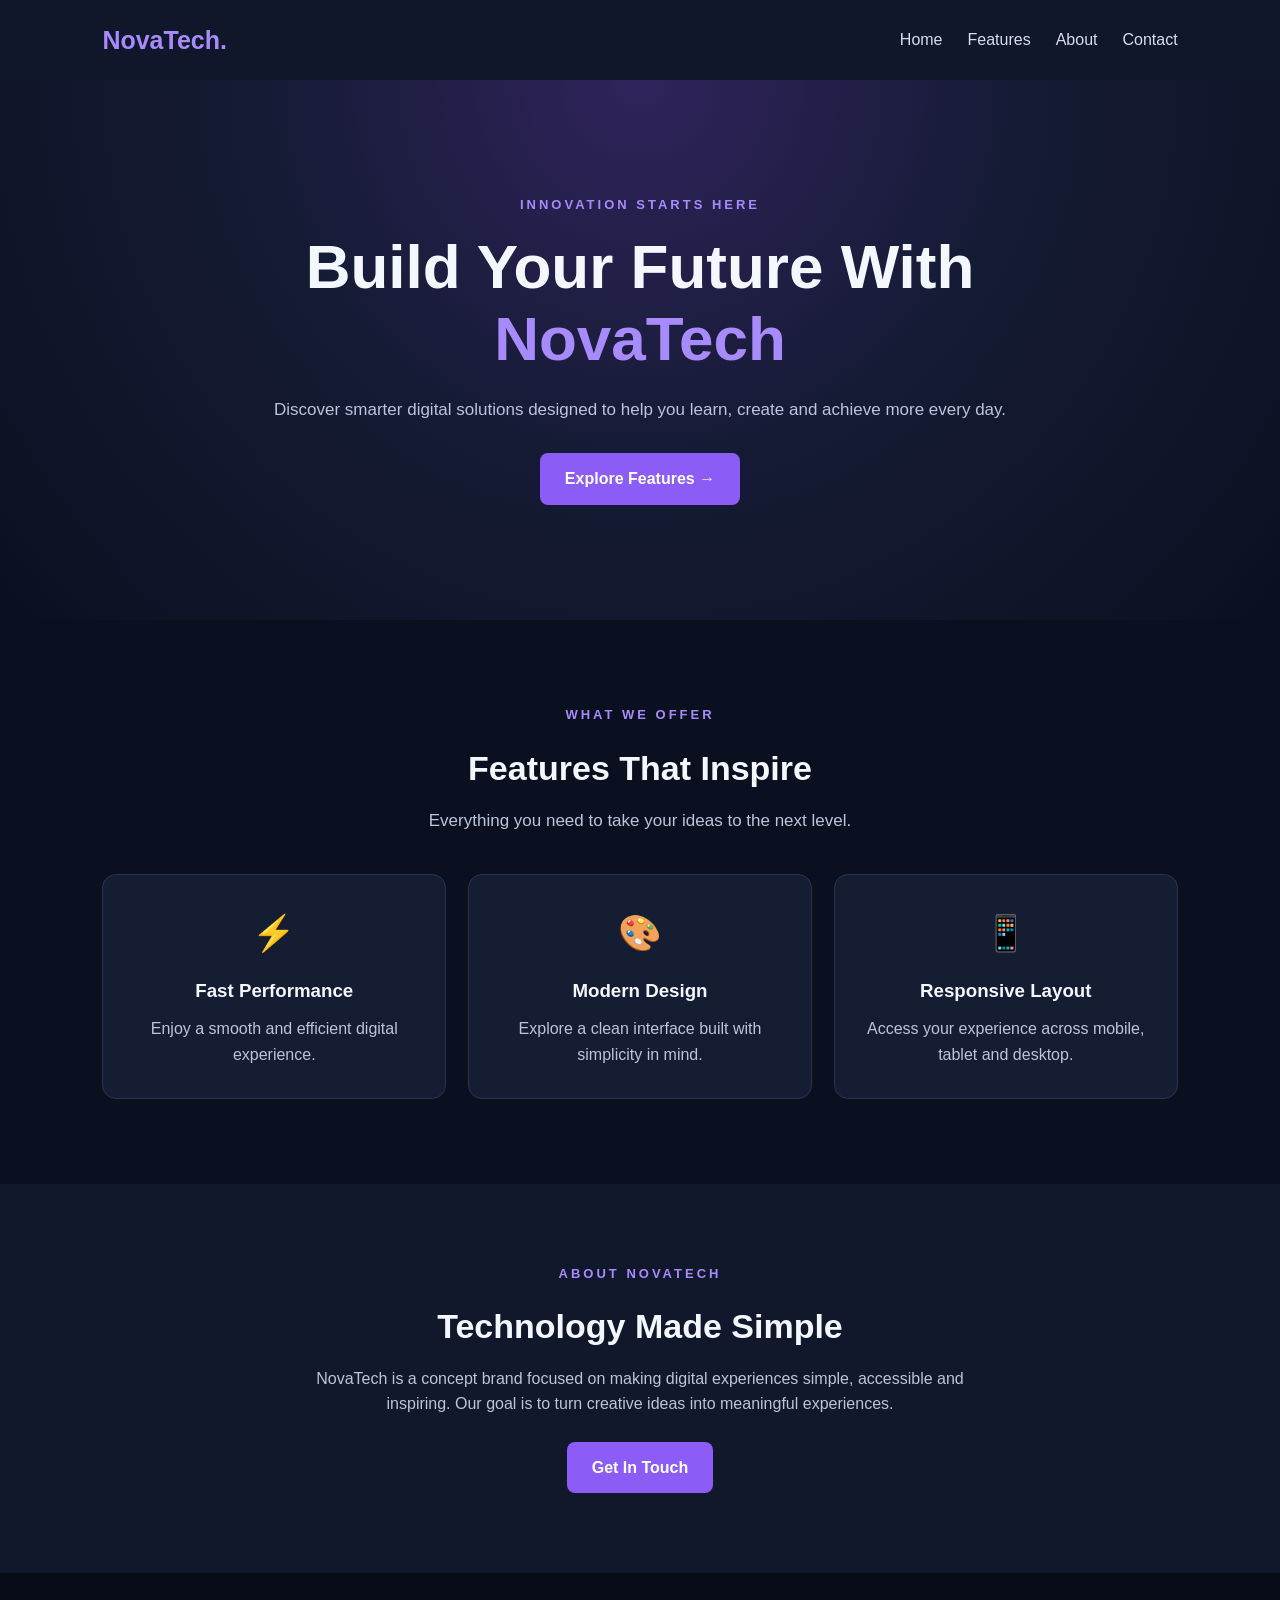
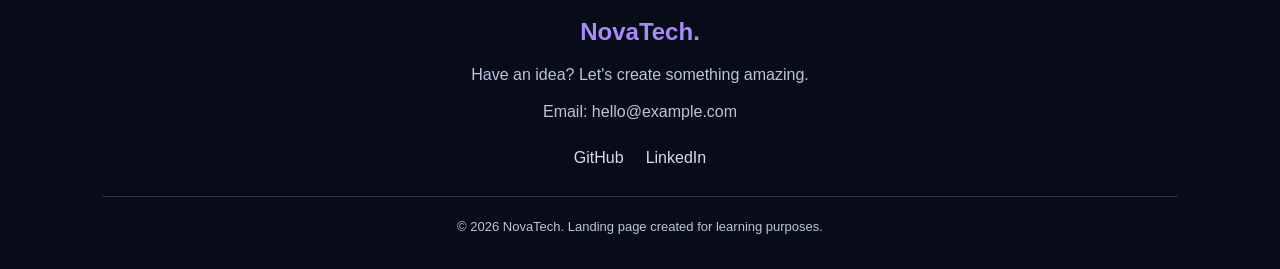
<file: WebDev-L1-LandingPage/index.html>
<!doctype html>
<html lang="en">
  <head>
    <meta charset="UTF-8" />
    <meta name="viewport" content="width=device-width, initial-scale=1.0" />
    <title>NovaTech | Build Your Future</title>
    <link rel="stylesheet" href="style.css" />
  </head>
  <body>
    <header>
      <nav class="navbar">
        <a href="#home" class="logo">NovaTech.</a>

        <div class="nav-links">
          <a href="#home">Home</a>
          <a href="#features">Features</a>
          <a href="#about">About</a>
          <a href="#contact">Contact</a>
        </div>
      </nav>
    </header>

    <main>
      <section class="hero" id="home">
        <div class="hero-content">
          <p class="tagline">INNOVATION STARTS HERE</p>
          <h1>Build Your Future With <span>NovaTech</span></h1>
          <p class="description">
            Discover smarter digital solutions designed to help you learn,
            create and achieve more every day.
          </p>
          <a href="#features" class="cta-button">Explore Features →</a>
        </div>
      </section>

      <section class="features" id="features">
        <p class="tagline">WHAT WE OFFER</p>
        <h2>Features That Inspire</h2>
        <p class="section-text">
          Everything you need to take your ideas to the next level.
        </p>

        <div class="feature-grid">
          <article class="feature-card">
            <div class="feature-icon">⚡</div>
            <h3>Fast Performance</h3>
            <p>Enjoy a smooth and efficient digital experience.</p>
          </article>

          <article class="feature-card">
            <div class="feature-icon">🎨</div>
            <h3>Modern Design</h3>
            <p>Explore a clean interface built with simplicity in mind.</p>
          </article>

          <article class="feature-card">
            <div class="feature-icon">📱</div>
            <h3>Responsive Layout</h3>
            <p>Access your experience across mobile, tablet and desktop.</p>
          </article>
        </div>
      </section>

      <section class="about" id="about">
        <div class="about-content">
          <p class="tagline">ABOUT NOVATECH</p>
          <h2>Technology Made Simple</h2>
          <p>
            NovaTech is a concept brand focused on making digital experiences
            simple, accessible and inspiring. Our goal is to turn creative ideas
            into meaningful experiences.
          </p>
          <a href="#contact" class="cta-button">Get In Touch</a>
        </div>
      </section>
    </main>

    <footer id="contact">
      <h2>NovaTech.</h2>
      <p>Have an idea? Let's create something amazing.</p>
      <p>Email: hello@example.com</p>
      <div class="footer-links">
        <a href="https://github.com/">GitHub</a>
        <a href="https://www.linkedin.com/">LinkedIn</a>
      </div>
      <p class="copyright">
        © 2026 NovaTech. Landing page created for learning purposes.
      </p>
    </footer>
  </body>
</html>
</file>
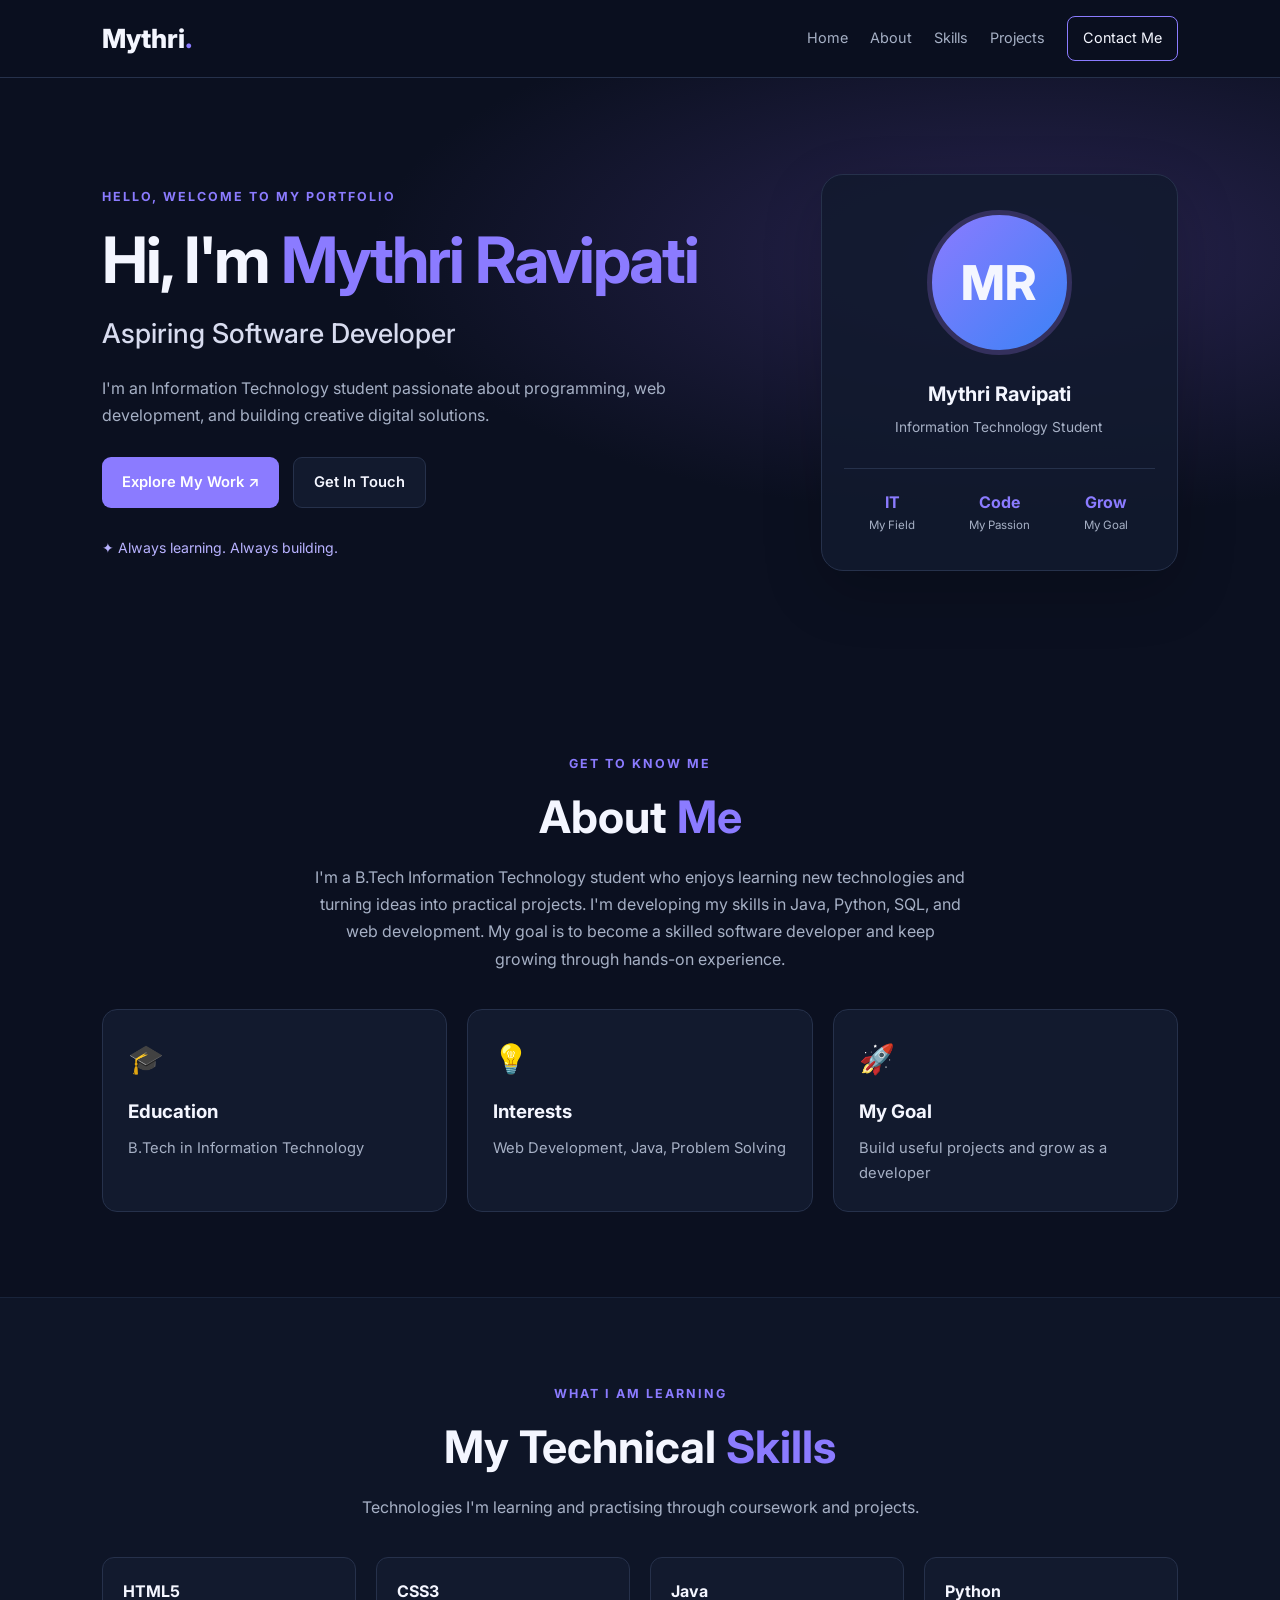
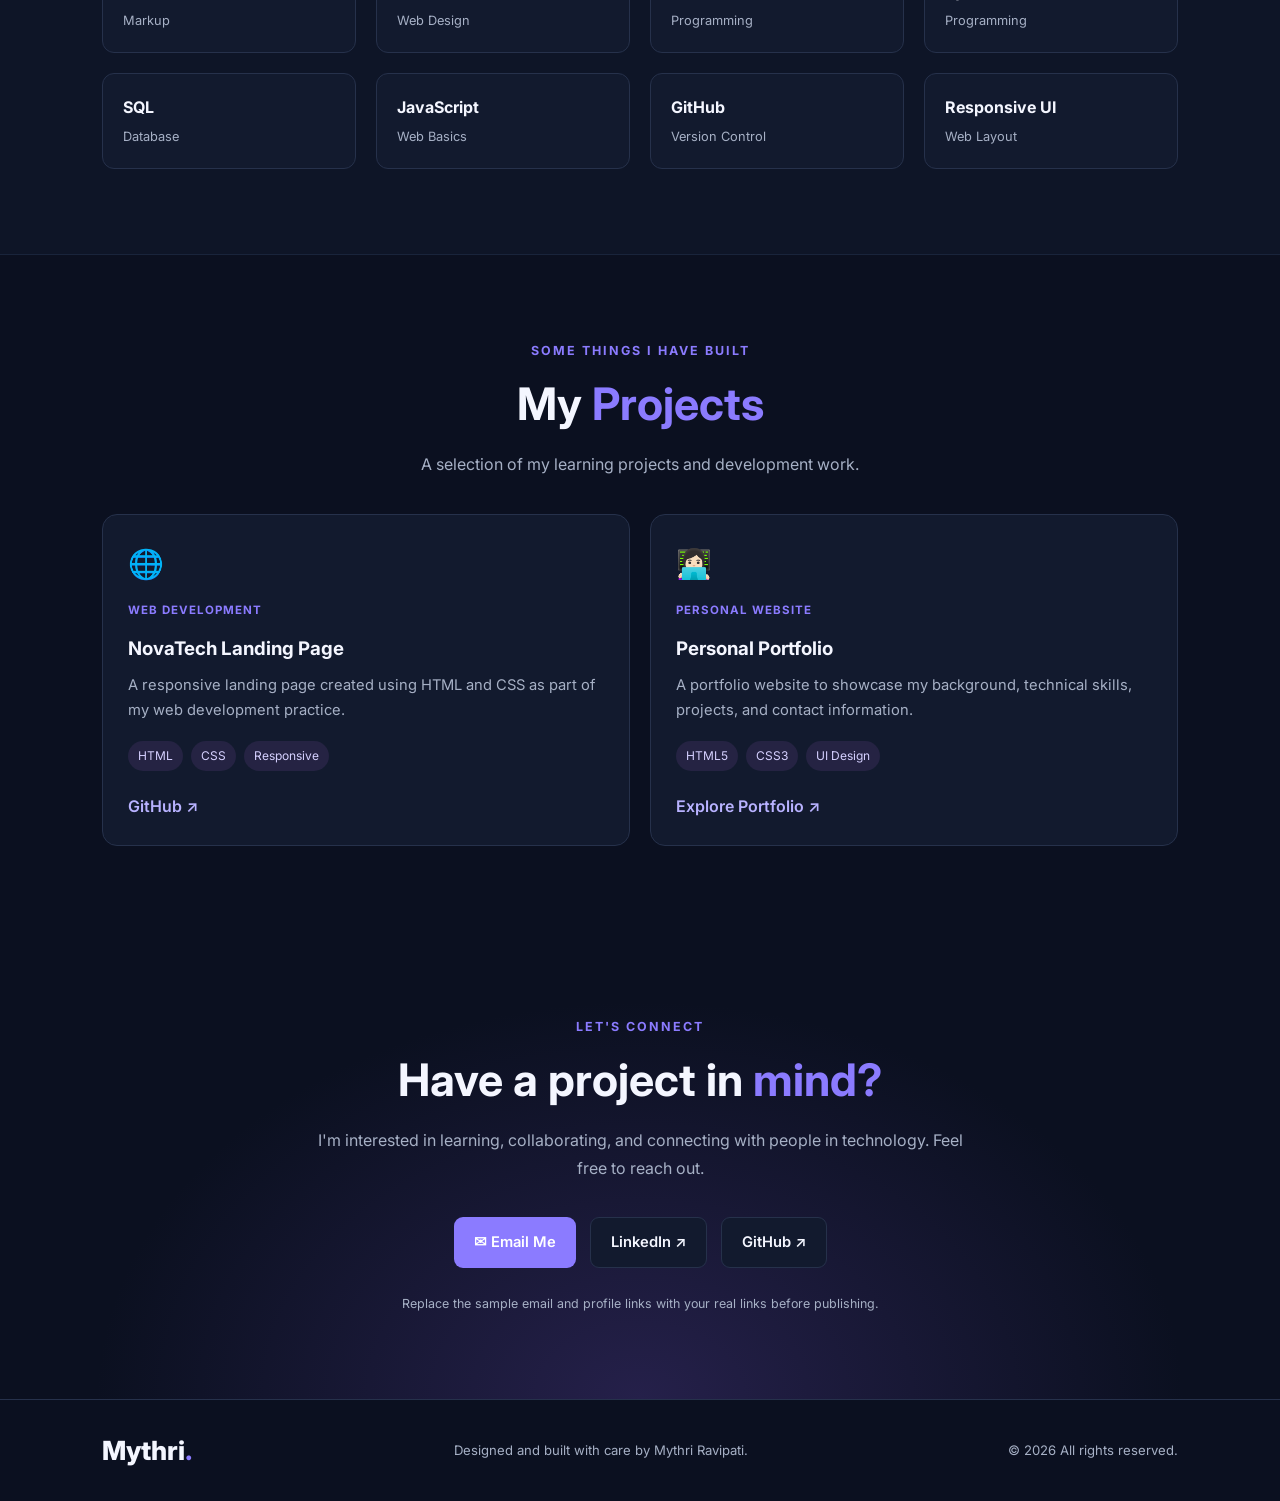
<file: WebDev-L1-PersonalPortfolio/index.html>
<!doctype html>
<html lang="en">
  <head>
    <meta charset="UTF-8" />
    <meta name="viewport" content="width=device-width, initial-scale=1.0" />
    <meta
      name="description"
      content="My personal portfolio showcasing my skills, projects and contact information."
    />
    <title>Mythri Ravipati | Developer Portfolio</title>
    <link rel="preconnect" href="https://fonts.googleapis.com" />
    <link
      href="https://fonts.googleapis.com/css2?family=Inter:wght@400;500;600;700;800&display=swap"
      rel="stylesheet"
    />
    <link rel="stylesheet" href="style.css" />
  </head>
  <body>
    <header class="navbar">
      <a href="#home" class="logo">Mythri<span>.</span></a>
      <nav aria-label="Main navigation">
        <a href="#home">Home</a>
        <a href="#about">About</a>
        <a href="#skills">Skills</a>
        <a href="#projects">Projects</a>
        <a href="#contact" class="nav-button">Contact Me</a>
      </nav>
    </header>

    <main>
      <section id="home" class="hero">
        <div class="hero-content">
          <p class="eyebrow">HELLO, WELCOME TO MY PORTFOLIO</p>
          <h1>Hi, I'm <span>Mythri Ravipati</span></h1>
          <h2>Aspiring Software Developer</h2>
          <p class="intro">
            I'm an Information Technology student passionate about programming,
            web development, and building creative digital solutions.
          </p>
          <div class="hero-actions">
            <a href="#projects" class="button primary">Explore My Work ↗</a>
            <a href="#contact" class="button secondary">Get In Touch</a>
          </div>
          <p class="availability">✦ Always learning. Always building.</p>
        </div>

        <div class="profile-card">
          <div class="avatar">MR</div>
          <p class="profile-name">Mythri Ravipati</p>
          <p class="profile-role">Information Technology Student</p>
          <div class="mini-stats">
            <div><strong>IT</strong><span>My Field</span></div>
            <div><strong>Code</strong><span>My Passion</span></div>
            <div><strong>Grow</strong><span>My Goal</span></div>
          </div>
        </div>
      </section>

      <section id="about" class="section">
        <p class="eyebrow">GET TO KNOW ME</p>
        <h2 class="section-title">About <span>Me</span></h2>
        <p class="section-description">
          I'm a B.Tech Information Technology student who enjoys learning new
          technologies and turning ideas into practical projects. I'm developing
          my skills in Java, Python, SQL, and web development. My goal is to
          become a skilled software developer and keep growing through hands-on
          experience.
        </p>
        <div class="info-grid">
          <article class="info-card">
            <span class="card-icon">🎓</span>
            <h3>Education</h3>
            <p>B.Tech in Information Technology</p>
          </article>
          <article class="info-card">
            <span class="card-icon">💡</span>
            <h3>Interests</h3>
            <p>Web Development, Java, Problem Solving</p>
          </article>
          <article class="info-card">
            <span class="card-icon">🚀</span>
            <h3>My Goal</h3>
            <p>Build useful projects and grow as a developer</p>
          </article>
        </div>
      </section>

      <section id="skills" class="section alternate">
        <p class="eyebrow">WHAT I AM LEARNING</p>
        <h2 class="section-title">My Technical <span>Skills</span></h2>
        <p class="section-description">
          Technologies I'm learning and practising through coursework and
          projects.
        </p>
        <div class="skills-grid">
          <div class="skill">HTML5 <span>Markup</span></div>
          <div class="skill">CSS3 <span>Web Design</span></div>
          <div class="skill">Java <span>Programming</span></div>
          <div class="skill">Python <span>Programming</span></div>
          <div class="skill">SQL <span>Database</span></div>
          <div class="skill">JavaScript <span>Web Basics</span></div>
          <div class="skill">GitHub <span>Version Control</span></div>
          <div class="skill">Responsive UI <span>Web Layout</span></div>
        </div>
      </section>

      <section id="projects" class="section">
        <p class="eyebrow">SOME THINGS I HAVE BUILT</p>
        <h2 class="section-title">My <span>Projects</span></h2>
        <p class="section-description">
          A selection of my learning projects and development work.
        </p>
        <div class="projects-grid">
          <article class="project-card">
            <div class="project-icon">🌐</div>
            <p class="project-label">WEB DEVELOPMENT</p>
            <h3>NovaTech Landing Page</h3>
            <p>
              A responsive landing page created using HTML and CSS as part of my
              web development practice.
            </p>
            <div class="tags">
              <span>HTML</span><span>CSS</span><span>Responsive</span>
            </div>
            <a
              href="https://github.com/"
              target="_blank"
              rel="noopener noreferrer"
              >GitHub ↗</a
            >
          </article>

          <article class="project-card">
            <div class="project-icon">👩🏻‍💻</div>
            <p class="project-label">PERSONAL WEBSITE</p>
            <h3>Personal Portfolio</h3>
            <p>
              A portfolio website to showcase my background, technical skills,
              projects, and contact information.
            </p>
            <div class="tags">
              <span>HTML5</span><span>CSS3</span><span>UI Design</span>
            </div>
            <a href="#home">Explore Portfolio ↗</a>
          </article>
        </div>
      </section>

      <section id="contact" class="section contact-section">
        <p class="eyebrow">LET'S CONNECT</p>
        <h2 class="section-title">Have a project in <span>mind?</span></h2>
        <p class="section-description">
          I'm interested in learning, collaborating, and connecting with people
          in technology. Feel free to reach out.
        </p>
        <div class="contact-links">
          <a class="button primary" href="mythriravipati87@gmail.com"
            >✉ Email Me</a
          >
          <a
            class="button secondary"
            href="https://www.linkedin.com/in/mythri-ravipati-984a1a38a"
            target="_blank"
            rel="noopener noreferrer"
            >LinkedIn ↗</a
          >
          <a
            class="button secondary"
            href="https://github.com/mythriravipati87-hub"
            target="_blank"
            rel="noopener noreferrer"
            >GitHub ↗</a
          >
        </div>
        <p class="contact-note">
          Replace the sample email and profile links with your real links before
          publishing.
        </p>
      </section>
    </main>

    <footer>
      <a href="#home" class="logo">Mythri<span>.</span></a>
      <p>Designed and built with care by Mythri Ravipati.</p>
      <p>© 2026 All rights reserved.</p>
    </footer>
  </body>
</html>
</file>
<file: WebDev-L1-LandingPage/style.css>
* {
  margin: 0;
  padding: 0;
  box-sizing: border-box;
}

html {
  scroll-behavior: smooth;
  scroll-padding-top: 80px;
}

body {
  font-family: Arial, Helvetica, sans-serif;
  background: #0b1020;
  color: #f5f7ff;
  line-height: 1.6;
}

.navbar {
  position: sticky;
  top: 0;
  z-index: 10;
  display: flex;
  justify-content: space-between;
  align-items: center;
  padding: 20px 8%;
  background: #10172b;
}

.logo {
  color: #a78bfa;
  font-size: 25px;
  font-weight: bold;
  text-decoration: none;
}

.nav-links {
  display: flex;
  gap: 25px;
}

.nav-links a,
.footer-links a {
  color: #d7dcef;
  text-decoration: none;
}

.nav-links a:hover,
.footer-links a:hover {
  color: #a78bfa;
}

.hero {
  min-height: 540px;
  display: flex;
  align-items: center;
  justify-content: center;
  text-align: center;
  padding: 90px 8%;
  background: radial-gradient(
    circle at top,
    #30235c 0%,
    #151b35 45%,
    #0b1020 100%
  );
}

.hero-content {
  max-width: 760px;
}

.tagline {
  color: #a78bfa;
  font-size: 13px;
  font-weight: bold;
  letter-spacing: 3px;
  margin-bottom: 15px;
}

.hero h1 {
  font-size: clamp(36px, 6vw, 62px);
  line-height: 1.15;
  margin-bottom: 22px;
}

.hero h1 span {
  color: #a78bfa;
}

.description,
.section-text {
  color: #bac4dc;
  font-size: 17px;
  margin-bottom: 30px;
}

.cta-button {
  display: inline-block;
  background: #8b5cf6;
  color: white;
  padding: 13px 25px;
  border-radius: 8px;
  text-decoration: none;
  font-weight: bold;
  transition: background 0.2s ease;
}

.cta-button:hover {
  background: #7042df;
}

.features {
  text-align: center;
  padding: 85px 8%;
}

.features h2,
.about h2 {
  font-size: 34px;
  margin-bottom: 12px;
}

.feature-grid {
  display: grid;
  grid-template-columns: repeat(3, minmax(0, 1fr));
  gap: 22px;
  margin-top: 40px;
}

.feature-card {
  background: #151d33;
  border: 1px solid #2a3452;
  padding: 30px 22px;
  border-radius: 14px;
  transition: transform 0.2s ease;
}

.feature-card:hover {
  transform: translateY(-6px);
}

.feature-icon {
  font-size: 35px;
  margin-bottom: 15px;
}

.feature-card h3 {
  margin-bottom: 10px;
}

.feature-card p,
.about-content > p:not(.tagline) {
  color: #bac4dc;
}

.about {
  padding: 80px 8%;
  background: #11182b;
}

.about-content {
  max-width: 700px;
  margin: auto;
  text-align: center;
}

.about-content .cta-button {
  margin-top: 25px;
}

footer {
  text-align: center;
  padding: 40px 8% 20px;
  background: #080c18;
}

footer h2 {
  color: #a78bfa;
  margin-bottom: 10px;
}

footer p {
  color: #bac4dc;
  margin-bottom: 12px;
}

.footer-links {
  display: flex;
  justify-content: center;
  gap: 22px;
  margin: 20px 0;
}

.copyright {
  border-top: 1px solid #273047;
  padding-top: 20px;
  margin-top: 25px;
  font-size: 13px;
}

@media (max-width: 650px) {
  .navbar {
    flex-direction: column;
    gap: 15px;
    padding: 18px 5%;
  }

  .nav-links {
    justify-content: center;
    flex-wrap: wrap;
    gap: 12px 18px;
  }

  .hero {
    min-height: 460px;
    padding: 70px 6%;
  }

  .feature-grid {
    grid-template-columns: 1fr;
  }

  .features,
  .about {
    padding: 60px 6%;
  }

  .features h2,
  .about h2 {
    font-size: 28px;
  }
}
</file>
<file: WebDev-L1-PersonalPortfolio/style.css>
:root {
  --bg: #0b1020;
  --surface: #121a2e;
  --text: #f4f6ff;
  --muted: #a6b0c5;
  --accent: #8b7bff;
  --border: #26314b;
}

* {
  margin: 0;
  padding: 0;
  box-sizing: border-box;
}

html {
  scroll-behavior: smooth;
  scroll-padding-top: 90px;
}

body {
  font-family: "Inter", Arial, sans-serif;
  background: var(--bg);
  color: var(--text);
  line-height: 1.7;
}

a {
  color: inherit;
  text-decoration: none;
}

.navbar {
  min-height: 76px;
  padding: 16px 8%;
  display: flex;
  align-items: center;
  justify-content: space-between;
  gap: 20px;
  background: rgba(11, 16, 32, 0.96);
  border-bottom: 1px solid var(--border);
  position: sticky;
  top: 0;
  z-index: 10;
}

.logo {
  font-size: 1.65rem;
  font-weight: 800;
}

.logo span,
.hero h1 span,
.section-title span {
  color: var(--accent);
}

.navbar nav {
  display: flex;
  align-items: center;
  justify-content: flex-end;
  flex-wrap: wrap;
  gap: 22px;
}

.navbar nav a {
  color: var(--muted);
  font-size: 0.9rem;
  transition: color 0.2s;
}

.navbar nav a:hover {
  color: var(--accent);
}

.navbar nav .nav-button {
  padding: 9px 15px;
  border: 1px solid var(--accent);
  border-radius: 8px;
  color: var(--text);
}

.hero {
  min-height: 590px;
  padding: 90px 8%;
  display: grid;
  grid-template-columns: 1.3fr 0.7fr;
  align-items: center;
  gap: 55px;
  background:
    radial-gradient(ellipse at 80% 30%, #28234f 0%, transparent 45%), var(--bg);
}

.eyebrow {
  color: var(--accent);
  font-size: 0.78rem;
  font-weight: 700;
  letter-spacing: 2px;
  margin-bottom: 16px;
}

.hero h1 {
  font-size: clamp(2.4rem, 5vw, 4.3rem);
  line-height: 1.15;
  margin-bottom: 14px;
  letter-spacing: -2px;
}

.hero h2 {
  color: #d8dcef;
  font-size: clamp(1.2rem, 2.5vw, 1.7rem);
  font-weight: 500;
  margin-bottom: 18px;
}

.intro,
.section-description {
  max-width: 650px;
  color: var(--muted);
  font-size: 1rem;
}

.hero-actions,
.contact-links {
  display: flex;
  flex-wrap: wrap;
  gap: 14px;
  margin-top: 28px;
}

.button {
  display: inline-flex;
  justify-content: center;
  align-items: center;
  padding: 12px 20px;
  border-radius: 9px;
  font-size: 0.92rem;
  font-weight: 600;
  transition:
    transform 0.2s,
    background 0.2s;
}

.button:hover {
  transform: translateY(-3px);
}

.primary {
  background: var(--accent);
  color: #fff;
}

.primary:hover {
  background: #7664f4;
}

.secondary {
  border: 1px solid var(--border);
  background: var(--surface);
}

.availability {
  margin-top: 28px;
  color: #b8b2ff;
  font-size: 0.88rem;
}

.profile-card {
  text-align: center;
  background: rgba(18, 26, 46, 0.88);
  border: 1px solid var(--border);
  border-radius: 22px;
  padding: 35px 22px;
  box-shadow: 0 20px 60px rgba(0, 0, 0, 0.2);
}

.avatar {
  width: 145px;
  height: 145px;
  display: grid;
  place-items: center;
  margin: 0 auto 22px;
  border-radius: 50%;
  background: linear-gradient(135deg, #8b7bff, #3b82f6);
  border: 5px solid #34305d;
  font-size: 3rem;
  font-weight: 800;
}

.profile-name {
  font-size: 1.25rem;
  font-weight: 700;
}

.profile-role {
  color: var(--muted);
  font-size: 0.86rem;
  margin-top: 5px;
}

.mini-stats {
  display: grid;
  grid-template-columns: repeat(3, 1fr);
  gap: 10px;
  margin-top: 28px;
  padding-top: 20px;
  border-top: 1px solid var(--border);
}

.mini-stats div {
  display: flex;
  flex-direction: column;
}

.mini-stats strong {
  color: var(--accent);
}

.mini-stats span {
  color: var(--muted);
  font-size: 0.72rem;
}

.section {
  padding: 85px 8%;
  text-align: center;
}

.alternate {
  background: #0e1527;
  border-top: 1px solid #19243b;
  border-bottom: 1px solid #19243b;
}

.section-title {
  font-size: clamp(2rem, 4vw, 2.8rem);
  line-height: 1.25;
  margin-bottom: 18px;
}

.section-description {
  margin: 0 auto 35px;
}

.info-grid,
.skills-grid,
.projects-grid {
  display: grid;
  gap: 20px;
  margin-top: 36px;
  text-align: left;
}

.info-grid {
  grid-template-columns: repeat(3, minmax(0, 1fr));
}

.info-card,
.project-card {
  background: var(--surface);
  border: 1px solid var(--border);
  border-radius: 15px;
  padding: 25px;
  transition:
    transform 0.2s,
    border-color 0.2s;
}

.info-card:hover,
.project-card:hover {
  transform: translateY(-5px);
  border-color: var(--accent);
}

.card-icon,
.project-icon {
  font-size: 1.8rem;
}

.info-card h3,
.project-card h3 {
  margin: 12px 0 8px;
}

.info-card p,
.project-card > p:not(.project-label) {
  color: var(--muted);
  font-size: 0.92rem;
}

.skills-grid {
  grid-template-columns: repeat(4, minmax(0, 1fr));
}

.skill {
  padding: 20px;
  border-radius: 12px;
  border: 1px solid var(--border);
  background: var(--surface);
  font-weight: 700;
}

.skill span {
  display: block;
  margin-top: 5px;
  color: var(--muted);
  font-size: 0.8rem;
  font-weight: 400;
}

.projects-grid {
  grid-template-columns: repeat(2, minmax(0, 1fr));
}

.project-label {
  margin-top: 12px;
  color: var(--accent);
  font-size: 0.72rem;
  font-weight: 700;
  letter-spacing: 1px;
}

.tags {
  display: flex;
  flex-wrap: wrap;
  gap: 8px;
  margin: 18px 0;
}

.tags span {
  padding: 5px 10px;
  background: #252343;
  border-radius: 20px;
  color: #d5d0ff;
  font-size: 0.75rem;
}

.project-card > a {
  display: inline-block;
  margin-top: 4px;
  color: #b8b2ff;
  font-weight: 600;
}

.contact-section {
  background:
    radial-gradient(ellipse at 50% 100%, #25204a 0%, transparent 60%), var(--bg);
}

.contact-links {
  justify-content: center;
}

.contact-note {
  color: var(--muted);
  font-size: 0.78rem;
  margin-top: 25px;
}

footer {
  padding: 28px 8%;
  display: flex;
  flex-wrap: wrap;
  align-items: center;
  justify-content: space-between;
  gap: 15px;
  border-top: 1px solid var(--border);
  color: var(--muted);
  font-size: 0.82rem;
}

footer .logo {
  color: var(--text);
}

@media (max-width: 850px) {
  .hero {
    grid-template-columns: 1fr;
    padding-top: 65px;
    gap: 35px;
  }

  .profile-card {
    max-width: 420px;
    width: 100%;
    margin: 0 auto;
  }

  .skills-grid {
    grid-template-columns: repeat(2, minmax(0, 1fr));
  }

  .navbar {
    padding-left: 5%;
    padding-right: 5%;
  }

  .navbar nav {
    gap: 12px;
  }
}

@media (max-width: 560px) {
  .navbar {
    align-items: flex-start;
    flex-direction: column;
    gap: 10px;
  }

  .navbar nav {
    justify-content: flex-start;
    gap: 10px 15px;
  }

  .navbar nav a {
    font-size: 0.82rem;
  }

  .hero,
  .section {
    padding: 55px 6%;
  }

  .hero h1 {
    letter-spacing: -1px;
  }

  .info-grid,
  .projects-grid,
  .skills-grid {
    grid-template-columns: 1fr;
  }

  .hero-actions,
  .contact-links {
    align-items: stretch;
    flex-direction: column;
  }

  .button {
    width: 100%;
  }

  footer {
    flex-direction: column;
    text-align: center;
  }
}
</file>
